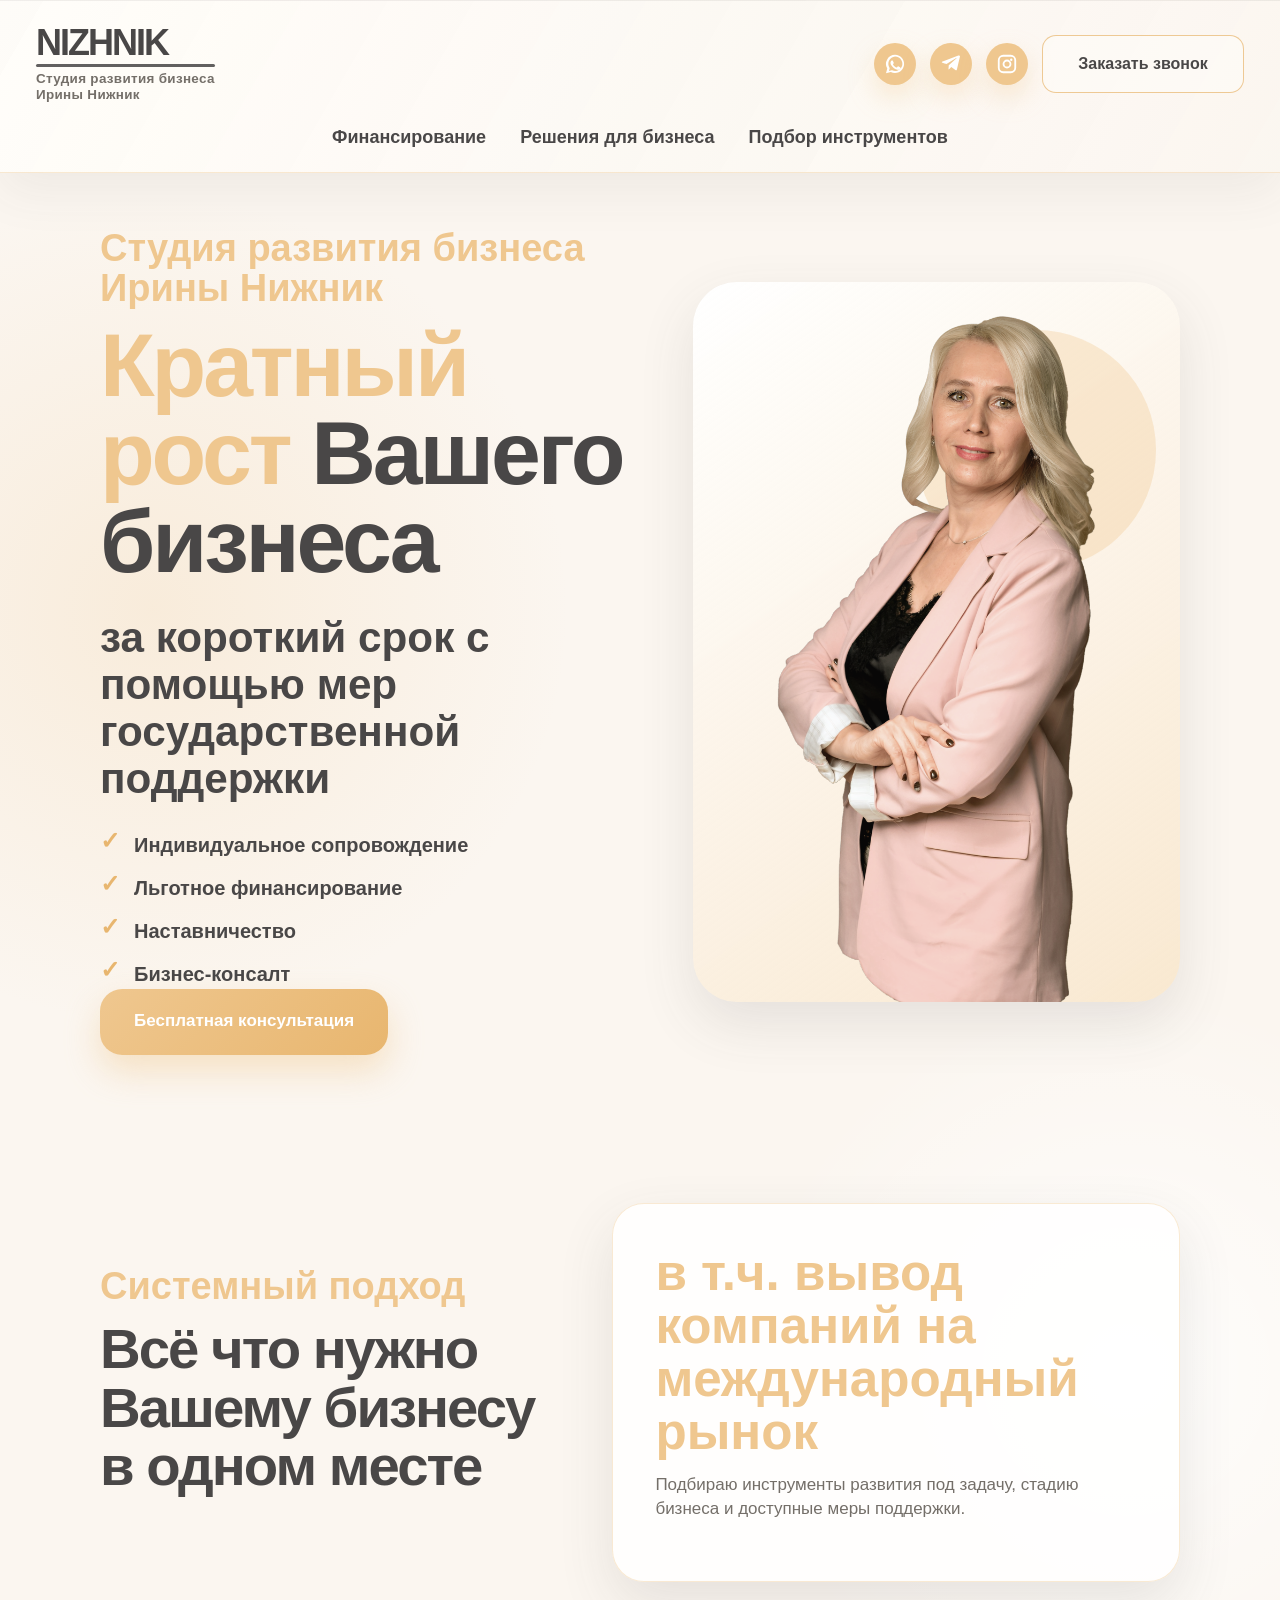
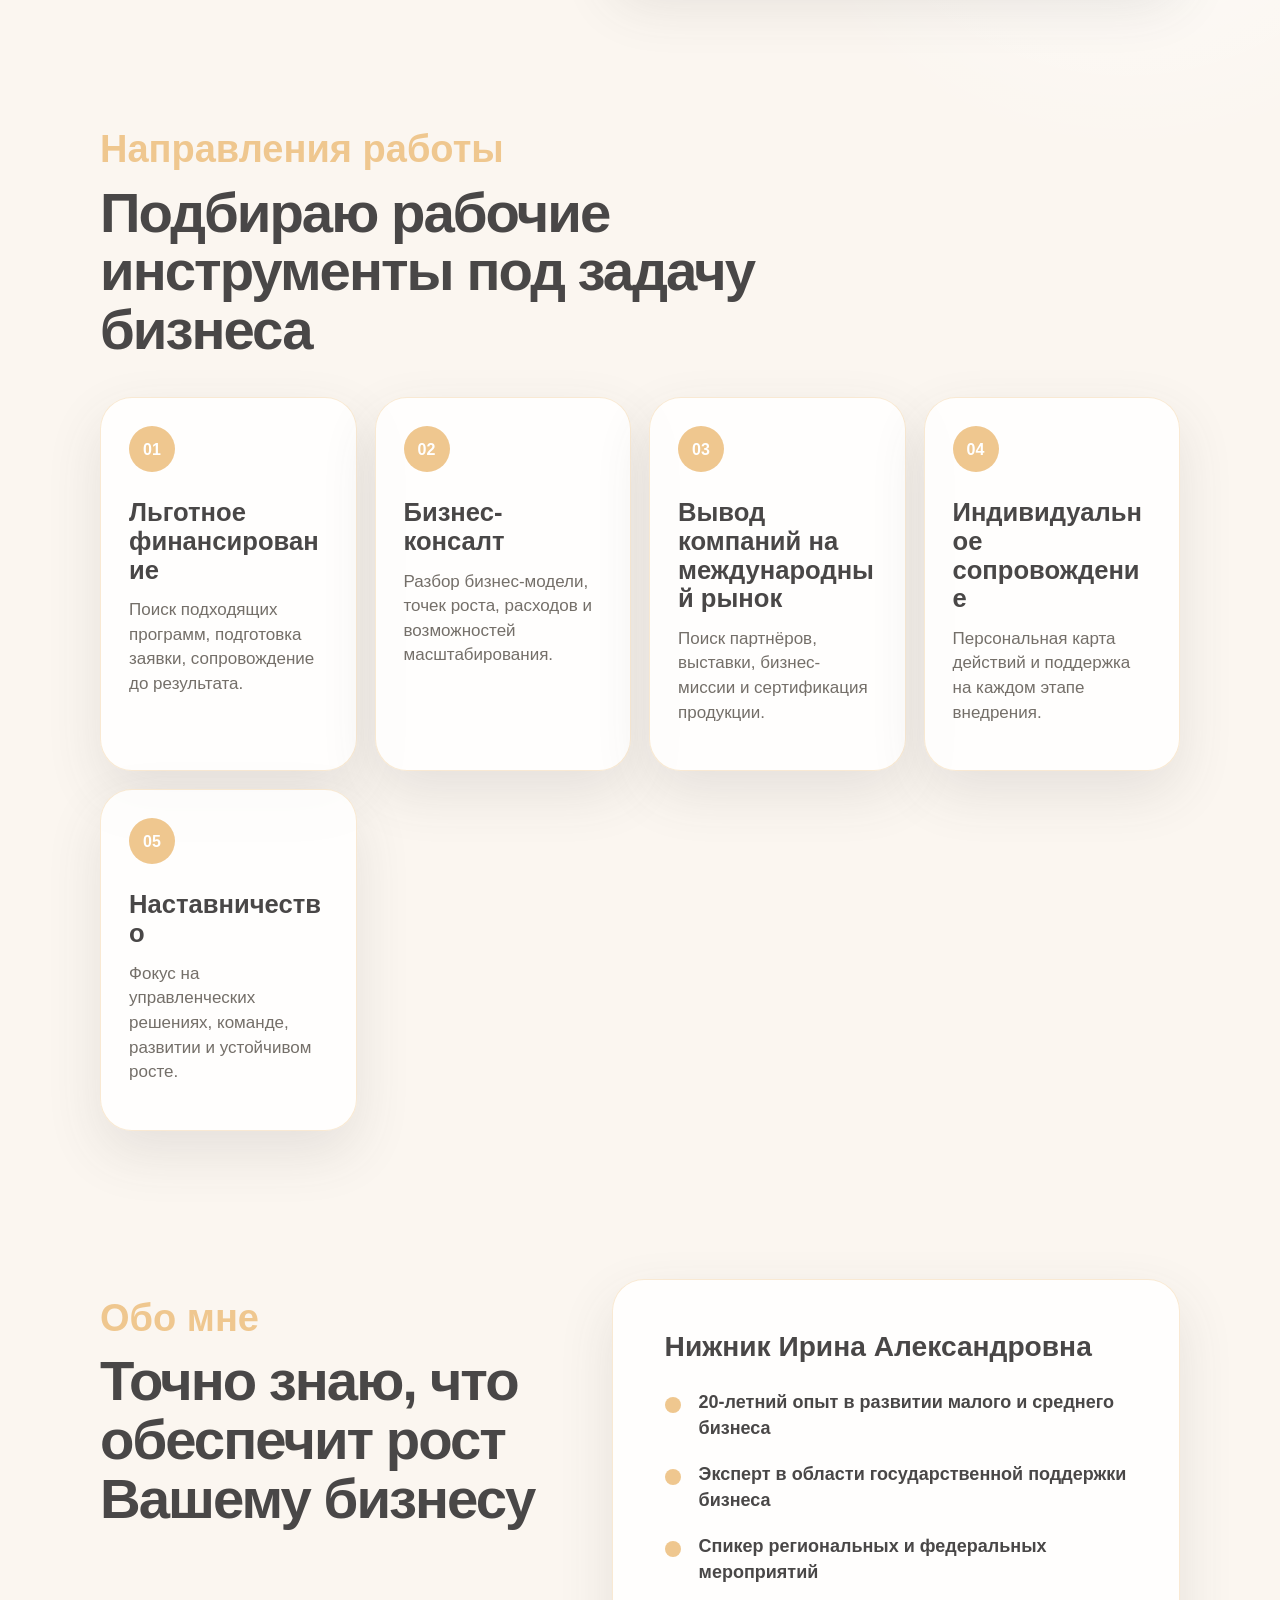
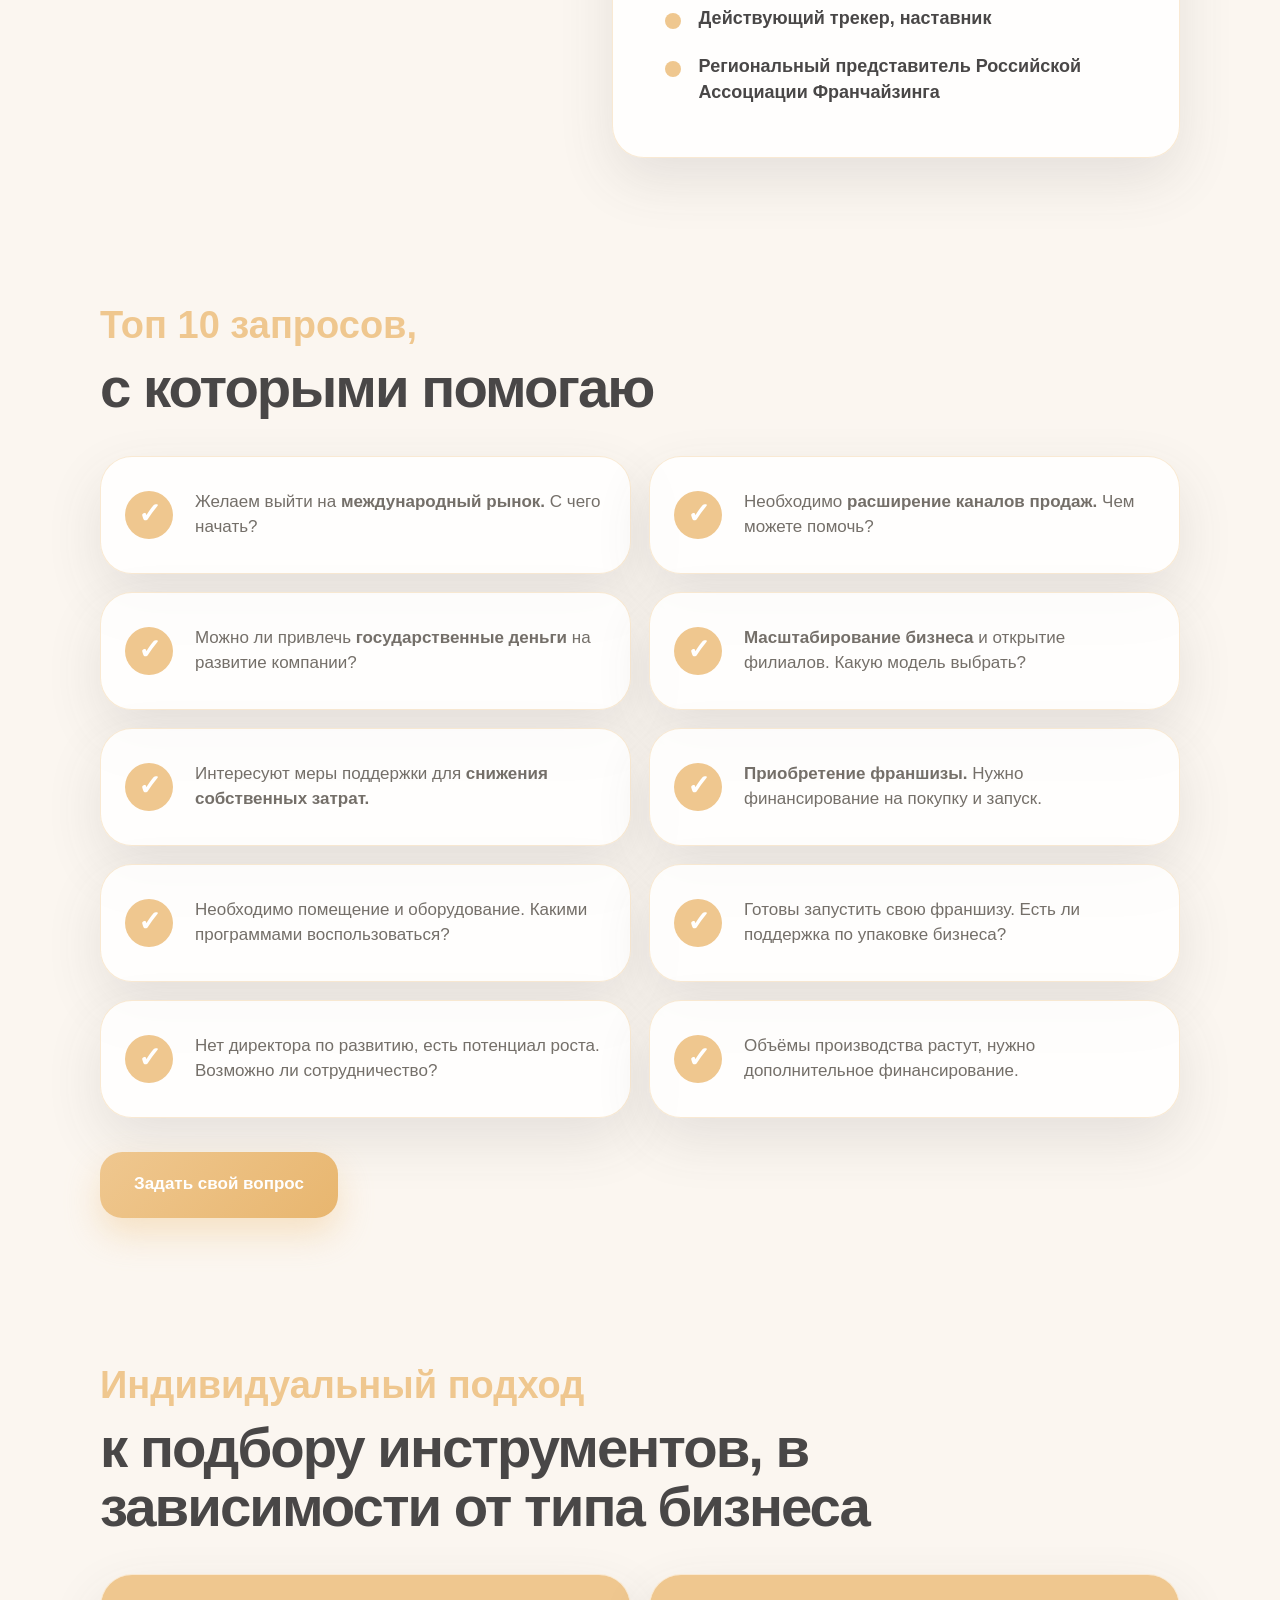
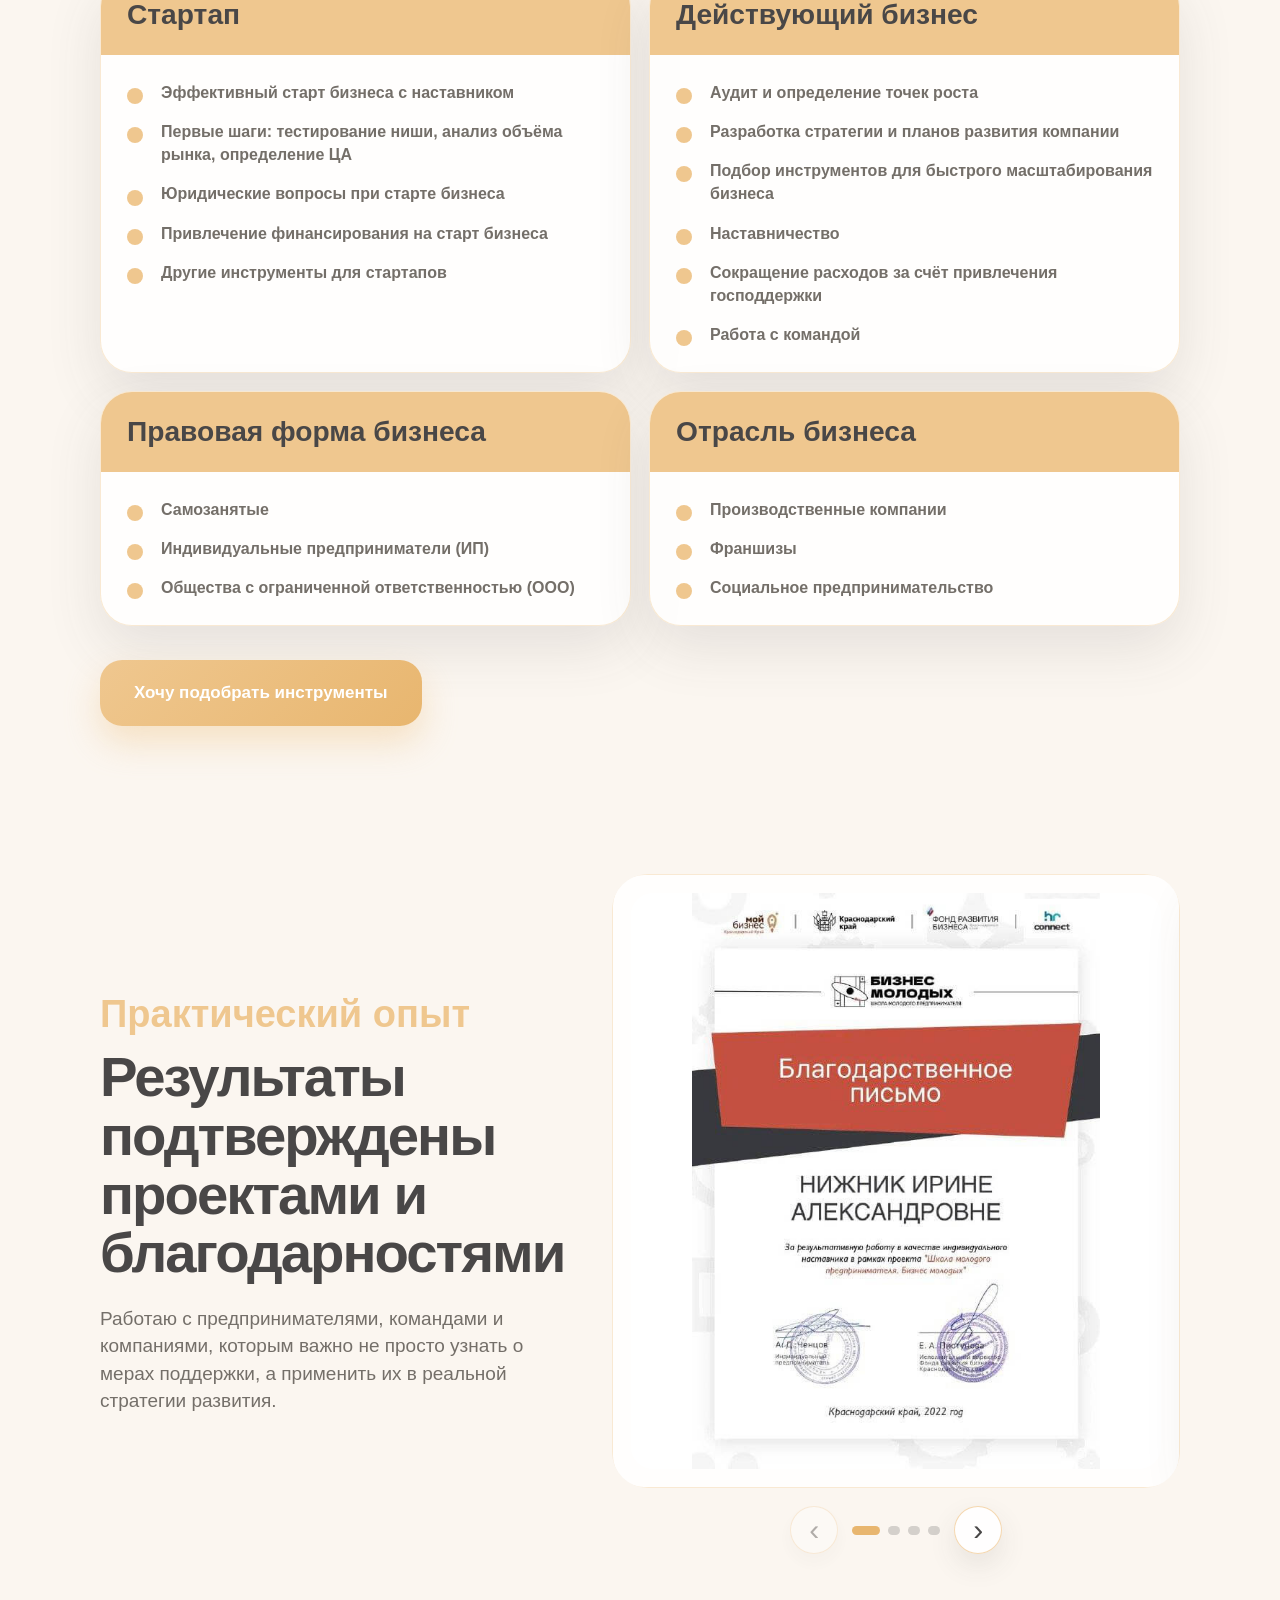
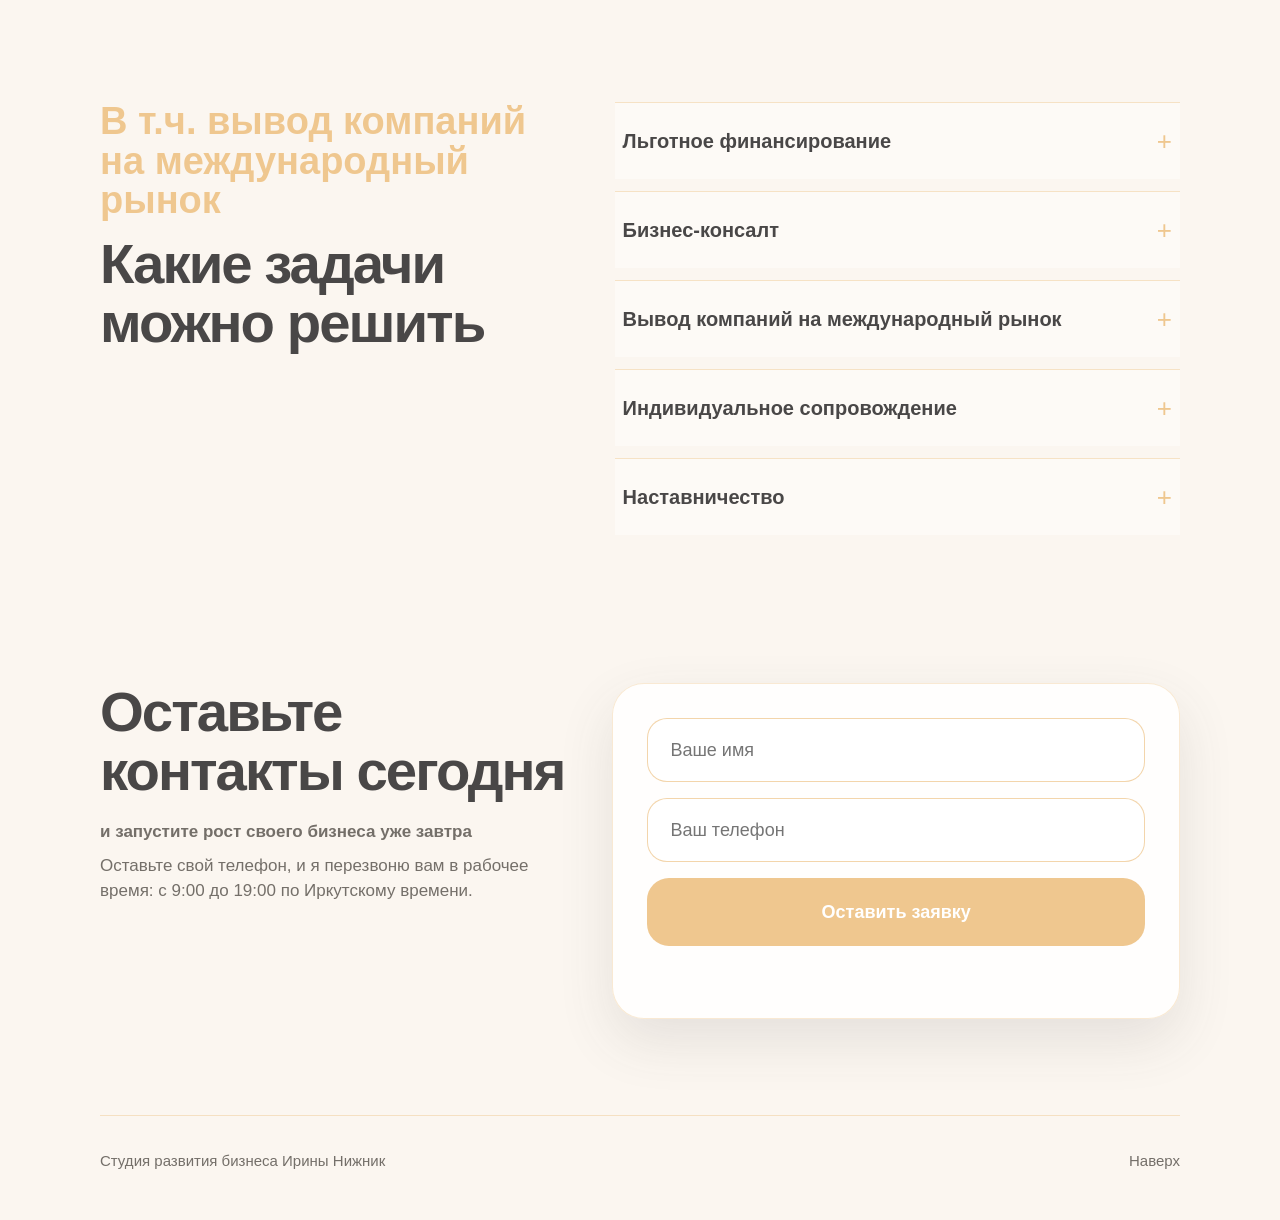
<file: index.html>
<!doctype html>
<html lang="ru">
<head>
  <meta charset="utf-8">
  <meta name="viewport" content="width=device-width, initial-scale=1">
  <title>Студия развития бизнеса Ирины Нижник</title>
  <meta name="description" content="Инструменты развития бизнеса: финансирование, господдержка, стратегия, сопровождение, наставничество и выход на международный рынок.">
  <meta property="og:type" content="website">
  <meta property="og:url" content="https://ganra3ev.github.io/nizhnikbuisstudio/">
  <meta property="og:title" content="Студия развития бизнеса Ирины Нижник">
  <meta property="og:description" content="Кратный рост Вашего бизнеса с помощью мер государственной поддержки и инструментов развития.">
  <meta property="og:image" content="https://ganra3ev.github.io/nizhnikbuisstudio/assets/og-preview.png?v=20260615">
  <meta property="og:image:width" content="1200">
  <meta property="og:image:height" content="630">
  <meta name="twitter:card" content="summary_large_image">
  <meta name="twitter:title" content="Студия развития бизнеса Ирины Нижник">
  <meta name="twitter:description" content="Кратный рост Вашего бизнеса с помощью мер государственной поддержки и инструментов развития.">
  <meta name="twitter:image" content="https://ganra3ev.github.io/nizhnikbuisstudio/assets/og-preview.png?v=20260615">
  <link rel="stylesheet" href="styles.css?v=20260615-header-icons">
</head>
<body>
  <header class="site-header">
    <a class="brand" href="#top" aria-label="На главную">
      <span class="brand__name">NIZHNIK</span>
      <span class="brand__line"></span>
      <span class="brand__caption">Студия развития бизнеса</span>
      <span class="brand__caption">Ирины Нижник</span>
    </a>
    <nav class="nav" aria-label="Основная навигация">
      <a href="#services">Финансирование</a>
      <a href="#requests">Решения для бизнеса</a>
      <a href="#tools">Подбор инструментов</a>
    </nav>
    <div class="header-actions" aria-label="Быстрая связь">
      <a class="social-link" href="https://api.whatsapp.com/send/?phone=79025691936&text&type=phone_number&app_absent=0" target="_blank" rel="noopener noreferrer" aria-label="WhatsApp">
        <svg viewBox="0 0 24 24" aria-hidden="true">
          <path d="M12.04 2a9.86 9.86 0 0 0-8.5 14.86L2.2 22l5.29-1.31A9.89 9.89 0 1 0 12.04 2Zm0 1.9a7.96 7.96 0 0 1 6.83 12.05 7.93 7.93 0 0 1-9.96 3l-.36-.17-3.14.78.8-3.06-.2-.37A7.96 7.96 0 0 1 12.04 3.9Zm-3.3 4.32c-.18 0-.47.07-.72.34-.25.27-.94.92-.94 2.23 0 1.32.96 2.59 1.1 2.77.13.18 1.86 2.98 4.57 4.05 2.26.9 2.72.72 3.21.67.49-.05 1.58-.65 1.8-1.27.23-.62.23-1.15.16-1.27-.07-.11-.25-.18-.52-.32-.27-.13-1.58-.78-1.82-.87-.25-.09-.43-.13-.61.14-.18.27-.7.87-.86 1.05-.16.18-.32.2-.59.07-.27-.14-1.14-.42-2.18-1.34-.8-.72-1.34-1.6-1.5-1.87-.16-.27-.02-.42.12-.55.12-.12.27-.32.41-.48.13-.16.18-.27.27-.45.09-.18.04-.34-.02-.48-.07-.13-.61-1.47-.84-2.01-.22-.52-.44-.45-.61-.46h-.52Z"/>
        </svg>
      </a>
      <a class="social-link" href="https://t.me/BuzinessIrinaNizhnik" target="_blank" rel="noopener noreferrer" aria-label="Telegram">
        <svg viewBox="0 0 24 24" aria-hidden="true">
          <path d="M21.72 4.12c.28-1.18-.87-1.72-1.7-1.38L2.86 9.36c-1.17.46-1.15 1.1-.2 1.39l4.4 1.37 10.2-6.43c.48-.29.92-.13.56.19l-8.27 7.47-.31 4.57c.45 0 .65-.21.9-.46l2.16-2.1 4.49 3.32c.83.46 1.43.22 1.64-.77l3.29-13.79Z"/>
        </svg>
      </a>
      <a class="social-link" href="https://www.instagram.com/nizhnikia" target="_blank" rel="noopener noreferrer" aria-label="Instagram">
        <svg viewBox="0 0 24 24" aria-hidden="true">
          <path d="M7.8 2h8.4A5.8 5.8 0 0 1 22 7.8v8.4a5.8 5.8 0 0 1-5.8 5.8H7.8A5.8 5.8 0 0 1 2 16.2V7.8A5.8 5.8 0 0 1 7.8 2Zm0 2A3.8 3.8 0 0 0 4 7.8v8.4A3.8 3.8 0 0 0 7.8 20h8.4a3.8 3.8 0 0 0 3.8-3.8V7.8A3.8 3.8 0 0 0 16.2 4H7.8Zm8.83 2.05a1.32 1.32 0 1 1 0 2.64 1.32 1.32 0 0 1 0-2.64ZM12 7.2a4.8 4.8 0 1 1 0 9.6 4.8 4.8 0 0 1 0-9.6Zm0 2a2.8 2.8 0 1 0 0 5.6 2.8 2.8 0 0 0 0-5.6Z"/>
        </svg>
      </a>
      <a class="header-cta" href="#contact">Заказать звонок</a>
    </div>
  </header>

  <main id="top">
    <section class="hero section">
      <div class="hero__content">
        <p class="eyebrow">Студия развития бизнеса Ирины Нижник</p>
        <h1><span>Кратный рост</span> Вашего бизнеса</h1>
        <p class="hero__lead">за короткий срок с помощью мер государственной поддержки</p>
        <ul class="check-list hero__list">
          <li>Индивидуальное сопровождение</li>
          <li>Льготное финансирование</li>
          <li>Наставничество</li>
          <li>Бизнес-консалт</li>
        </ul>
        <a class="button" href="#contact">Бесплатная консультация</a>
      </div>
      <div class="hero__visual" aria-label="Ирина Нижник">
        <div class="portrait-card">
          <img src="assets/irina-nizhnik.png?v=20260615" alt="Ирина Нижник">
        </div>
      </div>
    </section>

    <section id="steps" class="section intro-grid">
      <div>
        <p class="eyebrow">Системный подход</p>
        <h2>Всё что нужно Вашему бизнесу в одном месте</h2>
      </div>
      <div class="statement-card">
        <strong>в т.ч. вывод компаний на международный рынок</strong>
        <p>Подбираю инструменты развития под задачу, стадию бизнеса и доступные меры поддержки.</p>
      </div>
    </section>

    <section id="services" class="section">
      <div class="section-heading">
        <p class="eyebrow">Направления работы</p>
        <h2>Подбираю рабочие инструменты под задачу бизнеса</h2>
      </div>
      <div class="cards cards--five">
        <article class="service-card">
          <span>01</span>
          <h3>Льготное финансирование</h3>
          <p>Поиск подходящих программ, подготовка заявки, сопровождение до результата.</p>
        </article>
        <article class="service-card">
          <span>02</span>
          <h3>Бизнес-консалт</h3>
          <p>Разбор бизнес-модели, точек роста, расходов и возможностей масштабирования.</p>
        </article>
        <article class="service-card">
          <span>03</span>
          <h3>Вывод компаний на международный рынок</h3>
          <p>Поиск партнёров, выставки, бизнес-миссии и сертификация продукции.</p>
        </article>
        <article class="service-card">
          <span>04</span>
          <h3>Индивидуальное сопровождение</h3>
          <p>Персональная карта действий и поддержка на каждом этапе внедрения.</p>
        </article>
        <article class="service-card">
          <span>05</span>
          <h3>Наставничество</h3>
          <p>Фокус на управленческих решениях, команде, развитии и устойчивом росте.</p>
        </article>
      </div>
    </section>

    <section id="about" class="section about">
      <div class="about__headline">
        <p class="eyebrow">Обо мне</p>
        <h2>Точно знаю, что обеспечит рост Вашему бизнесу</h2>
      </div>
      <article class="about-card">
        <h3>Нижник Ирина Александровна</h3>
        <ul class="dot-list">
          <li>20-летний опыт в развитии малого и среднего бизнеса</li>
          <li>Эксперт в области государственной поддержки бизнеса</li>
          <li>Спикер региональных и федеральных мероприятий</li>
          <li>Действующий трекер, наставник</li>
          <li>Региональный представитель Российской Ассоциации Франчайзинга</li>
        </ul>
      </article>
    </section>

    <section id="requests" class="section requests">
      <div class="section-heading">
        <p class="eyebrow">Топ 10 запросов,</p>
        <h2>с которыми помогаю</h2>
      </div>
      <div class="request-grid">
        <article><span></span><p>Желаем выйти на <b>международный рынок.</b> С чего начать?</p></article>
        <article><span></span><p>Необходимо <b>расширение каналов продаж.</b> Чем можете помочь?</p></article>
        <article><span></span><p>Можно ли привлечь <b>государственные деньги</b> на развитие компании?</p></article>
        <article><span></span><p><b>Масштабирование бизнеса</b> и открытие филиалов. Какую модель выбрать?</p></article>
        <article><span></span><p>Интересуют меры поддержки для <b>снижения собственных затрат.</b></p></article>
        <article><span></span><p><b>Приобретение франшизы.</b> Нужно финансирование на покупку и запуск.</p></article>
        <article><span></span><p>Необходимо помещение и оборудование. Какими программами воспользоваться?</p></article>
        <article><span></span><p>Готовы запустить свою франшизу. Есть ли поддержка по упаковке бизнеса?</p></article>
        <article><span></span><p>Нет директора по развитию, есть потенциал роста. Возможно ли сотрудничество?</p></article>
        <article><span></span><p>Объёмы производства растут, нужно дополнительное финансирование.</p></article>
      </div>
      <a class="button button--center" href="#contact">Задать свой вопрос</a>
    </section>

    <section id="tools" class="section tools">
      <div class="section-heading">
        <p class="eyebrow">Индивидуальный подход</p>
        <h2>к подбору инструментов, в зависимости от типа бизнеса</h2>
      </div>
      <div class="tool-grid">
        <article class="tool-card">
          <h3>Стартап</h3>
          <ul>
            <li>Эффективный старт бизнеса с наставником</li>
            <li>Первые шаги: тестирование ниши, анализ объёма рынка, определение ЦА</li>
            <li>Юридические вопросы при старте бизнеса</li>
            <li>Привлечение финансирования на старт бизнеса</li>
            <li>Другие инструменты для стартапов</li>
          </ul>
        </article>
        <article class="tool-card">
          <h3>Действующий бизнес</h3>
          <ul>
            <li>Аудит и определение точек роста</li>
            <li>Разработка стратегии и планов развития компании</li>
            <li>Подбор инструментов для быстрого масштабирования бизнеса</li>
            <li>Наставничество</li>
            <li>Сокращение расходов за счёт привлечения господдержки</li>
            <li>Работа с командой</li>
          </ul>
        </article>
        <article class="tool-card">
          <h3>Правовая форма бизнеса</h3>
          <ul>
            <li>Самозанятые</li>
            <li>Индивидуальные предприниматели (ИП)</li>
            <li>Общества с ограниченной ответственностью (ООО)</li>
          </ul>
        </article>
        <article class="tool-card">
          <h3>Отрасль бизнеса</h3>
          <ul>
            <li>Производственные компании</li>
            <li>Франшизы</li>
            <li>Социальное предпринимательство</li>
          </ul>
        </article>
      </div>
      <a class="button button--center" href="#contact">Хочу подобрать инструменты</a>
    </section>

    <section class="section proof">
      <div class="proof__text">
        <p class="eyebrow">Практический опыт</p>
        <h2>Результаты подтверждены проектами и благодарностями</h2>
        <p>Работаю с предпринимателями, командами и компаниями, которым важно не просто узнать о мерах поддержки, а применить их в реальной стратегии развития.</p>
      </div>
      <div class="letters-carousel" data-carousel aria-label="Грамоты и благодарственные письма">
        <div class="letters-carousel__viewport" data-carousel-viewport tabindex="0">
          <figure class="letter-card">
            <img src="assets/static.tildacdn.pub/tild6531-6437-4562-b165-616635333764/photo_2023-10-05_15-.jpg" alt="Благодарственное письмо Нижник Ирине Александровне">
          </figure>
          <figure class="letter-card">
            <img src="assets/static.tildacdn.pub/tild3939-6136-4763-b534-643039363732/2023-10-09_005__.jpg" alt="Благодарственное письмо Ирине Александровне">
          </figure>
          <figure class="letter-card">
            <img src="assets/static.tildacdn.pub/tild3334-6163-4432-b265-366235663862/2023-10-09_004__.jpg" alt="Почетная грамота Нижник Ирине Александровне">
          </figure>
          <figure class="letter-card">
            <img src="assets/static.tildacdn.pub/tild6635-3137-4434-b864-653037653365/2023-10-09_006__.jpg" alt="Диплом Ирины Нижник">
          </figure>
        </div>
        <div class="letters-carousel__controls">
          <button class="carousel-button" type="button" data-carousel-prev aria-label="Предыдущая грамота">‹</button>
          <div class="carousel-dots" data-carousel-dots aria-label="Выбор грамоты"></div>
          <button class="carousel-button" type="button" data-carousel-next aria-label="Следующая грамота">›</button>
        </div>
      </div>
    </section>

    <section class="section faq">
      <div class="section-heading">
        <p class="eyebrow">В т.ч. вывод компаний на международный рынок</p>
        <h2>Какие задачи можно решить</h2>
      </div>
      <div class="accordion">
        <details>
          <summary>Льготное финансирование</summary>
          <p>Подбор программ, подготовка документов, сопровождение заявки и коммуникации с институтами поддержки.</p>
        </details>
        <details>
          <summary>Бизнес-консалт</summary>
          <p>Диагностика бизнеса, поиск точек роста, корректировка стратегии и финансовой модели.</p>
        </details>
        <details>
          <summary>Вывод компаний на международный рынок</summary>
          <p>Поиск партнёров, участие в выставках и бизнес-миссиях, сертификация продукции по международным стандартам.</p>
        </details>
        <details>
          <summary>Индивидуальное сопровождение</summary>
          <p>Персональная карта развития и регулярная поддержка внедрения выбранных инструментов.</p>
        </details>
        <details>
          <summary>Наставничество</summary>
          <p>Работа с управленческими решениями, фокусом руководителя, командой и ростом бизнеса.</p>
        </details>
      </div>
    </section>

    <section id="contact" class="section contact">
      <div class="contact__text">
        <h2>Оставьте контакты сегодня</h2>
        <p class="eyebrow">и запустите рост своего бизнеса уже завтра</p>
        <p>Оставьте свой телефон, и я перезвоню вам в рабочее время: с 9:00 до 19:00 по Иркутскому времени.</p>
      </div>
      <form class="contact-form">
        <input name="name" type="text" autocomplete="name" placeholder="Ваше имя">
        <input name="phone" type="tel" autocomplete="tel" placeholder="Ваш телефон" required>
        <button type="submit">Оставить заявку</button>
        <p class="form-note" aria-live="polite"></p>
      </form>
    </section>
  </main>

  <footer class="site-footer">
    <span>Студия развития бизнеса Ирины Нижник</span>
    <a href="#top">Наверх</a>
  </footer>

  <script src="app.js?v=20260615-carousel"></script>
</body>
</html>
</file>
<file: styles.css>
:root {
  --bg: #fbf6f0;
  --paper: #fffdf9;
  --paper-strong: #ffffff;
  --ink: #494747;
  --muted: #746f69;
  --accent: #efc78f;
  --accent-strong: #e8b66f;
  --line: rgba(239, 199, 143, 0.48);
  --shadow: 0 22px 55px rgba(73, 71, 71, 0.12);
  --radius: 32px;
  --max: 1180px;
}

* {
  box-sizing: border-box;
}

html {
  scroll-behavior: smooth;
}

body {
  margin: 0;
  background:
    radial-gradient(circle at 12% 8%, rgba(239, 199, 143, 0.22), transparent 26rem),
    radial-gradient(circle at 88% 18%, rgba(255, 255, 255, 0.8), transparent 24rem),
    var(--bg);
  color: var(--ink);
  font-family: "Segoe UI", "Trebuchet MS", Arial, sans-serif;
  line-height: 1.45;
}

a {
  color: inherit;
  text-decoration: none;
}

img {
  display: block;
  max-width: 100%;
}

.site-header {
  position: sticky;
  top: 0;
  z-index: 20;
  display: grid;
  grid-template-columns: max-content minmax(0, 1fr) max-content;
  align-items: center;
  gap: clamp(22px, 3vw, 56px);
  width: 100%;
  max-width: none;
  margin: 0;
  padding: 30px clamp(28px, 3.5vw, 88px) 26px;
  backdrop-filter: blur(22px);
  background:
    linear-gradient(120deg, rgba(255, 253, 249, 0.94), rgba(251, 246, 240, 0.88)),
    rgba(251, 246, 240, 0.9);
  border-top: 1px solid rgba(73, 71, 71, 0.08);
  border-bottom: 1px solid rgba(239, 199, 143, 0.38);
  box-shadow: 0 18px 48px rgba(73, 71, 71, 0.07);
}

.brand {
  display: grid;
  justify-items: start;
  gap: 1px;
  min-width: 0;
  width: max-content;
  max-width: 220px;
  font-weight: 850;
  letter-spacing: 0.02em;
}

.brand__name {
  font-size: clamp(36px, 2.8vw, 50px);
  line-height: 1;
  letter-spacing: -0.055em;
}

.brand__line {
  width: 100%;
  height: 3px;
  margin: 2px 0 4px;
  border-radius: 999px;
  background: var(--ink);
  opacity: 0.86;
}

.brand__caption {
  color: var(--muted);
  font-size: clamp(13px, 1.05vw, 17px);
  font-weight: 700;
  line-height: 1.08;
}

.nav {
  display: flex;
  align-items: center;
  justify-content: center;
  gap: clamp(24px, 3vw, 56px);
  color: var(--ink);
  font-size: clamp(17px, 1.12vw, 22px);
  font-weight: 600;
}

.nav a {
  white-space: nowrap;
}

.nav a:hover {
  color: var(--ink);
}

.header-actions {
  display: flex;
  align-items: center;
  justify-content: flex-end;
  gap: 14px;
}

.social-link {
  display: grid;
  place-items: center;
  width: 42px;
  height: 42px;
  border-radius: 50%;
  background: var(--accent);
  color: #fff;
  box-shadow: 0 12px 26px rgba(239, 199, 143, 0.36);
  transition: transform 200ms ease, box-shadow 200ms ease, background 200ms ease;
}

.social-link svg {
  width: 22px;
  height: 22px;
  fill: currentColor;
}

.social-link:hover {
  transform: translateY(-2px);
  background: var(--accent-strong);
  box-shadow: 0 18px 34px rgba(239, 199, 143, 0.48);
}

.header-cta {
  display: inline-flex;
  align-items: center;
  justify-content: center;
  min-width: 202px;
  min-height: 58px;
  padding: 0 28px;
  border: 1px solid rgba(232, 182, 111, 0.72);
  border-radius: 14px;
  color: var(--ink);
  font-size: clamp(16px, 1.15vw, 20px);
  font-weight: 650;
  background: rgba(255, 253, 249, 0.52);
  transition: transform 200ms ease, background 200ms ease, box-shadow 200ms ease;
}

.header-cta:hover {
  transform: translateY(-2px);
  background: rgba(239, 199, 143, 0.18);
  box-shadow: 0 16px 30px rgba(73, 71, 71, 0.08);
}

.site-header,
.hero__content,
.portrait-card {
  animation: rise-in 760ms cubic-bezier(0.2, 0.72, 0.2, 1) both;
}

.portrait-card {
  animation-delay: 120ms;
}

.section {
  width: min(var(--max), calc(100% - 48px));
  margin: 0 auto;
  padding: 74px 0;
}

.eyebrow {
  margin: 0 0 14px;
  color: var(--accent);
  font-size: clamp(24px, 3vw, 38px);
  font-weight: 850;
  line-height: 1.04;
}

h1,
h2,
h3,
p {
  margin-top: 0;
}

h1,
h2 {
  letter-spacing: -0.035em;
}

h1 {
  margin-bottom: 28px;
  font-size: clamp(58px, 7vw, 92px);
  line-height: 0.98;
  font-weight: 900;
}

h1 span {
  color: var(--accent);
}

h2 {
  margin-bottom: 22px;
  font-size: clamp(38px, 4.4vw, 64px);
  line-height: 1.04;
  font-weight: 900;
}

h3 {
  margin-bottom: 14px;
  font-size: clamp(22px, 2.2vw, 30px);
  line-height: 1.12;
}

.hero {
  display: grid;
  grid-template-columns: minmax(0, 1.05fr) minmax(360px, 0.95fr);
  align-items: center;
  gap: 54px;
  padding-top: 56px;
  padding-bottom: 74px;
}

.hero__lead {
  max-width: 640px;
  margin-bottom: 28px;
  font-size: clamp(28px, 3.3vw, 48px);
  line-height: 1.12;
  font-weight: 850;
}

.hero__list {
  margin-bottom: 34px;
}

.portrait-card {
  position: relative;
  min-height: 0;
  height: clamp(560px, 62vw, 720px);
  overflow: hidden;
  border-radius: 44px;
  background:
    linear-gradient(145deg, rgba(255, 255, 255, 0.96), rgba(239, 199, 143, 0.38)),
    var(--paper);
  box-shadow: var(--shadow);
  display: flex;
  align-items: flex-end;
  justify-content: center;
  padding: 34px 26px 0;
}

.portrait-card::before {
  content: "";
  position: absolute;
  inset: 48px 24px auto auto;
  width: 240px;
  height: 240px;
  border-radius: 50%;
  background: rgba(239, 199, 143, 0.34);
}

.portrait-card img {
  position: relative;
  z-index: 1;
  height: 100%;
  max-width: 100%;
  width: auto;
  object-fit: contain;
  object-position: bottom center;
}

.button {
  display: inline-flex;
  align-items: center;
  justify-content: center;
  min-height: 66px;
  padding: 0 34px;
  border: 0;
  border-radius: 22px;
  background: linear-gradient(135deg, var(--accent), var(--accent-strong));
  color: #fff;
  font-size: 17px;
  font-weight: 800;
  box-shadow: 0 16px 34px rgba(239, 199, 143, 0.45);
  cursor: pointer;
  transition: transform 220ms ease, box-shadow 220ms ease, filter 220ms ease;
}

.button:hover,
.contact-form button:hover {
  transform: translateY(-3px);
  box-shadow: 0 22px 44px rgba(239, 199, 143, 0.54);
  filter: saturate(1.06);
}

.button--center {
  margin: 34px auto 0;
}

.check-list,
.dot-list,
.tool-card ul {
  list-style: none;
  margin: 0;
  padding: 0;
}

.check-list {
  display: grid;
  gap: 14px;
  font-size: 20px;
  font-weight: 700;
}

.check-list li,
.dot-list li,
.tool-card li {
  position: relative;
  padding-left: 34px;
}

.check-list li::before {
  content: "✓";
  position: absolute;
  left: 0;
  top: -2px;
  color: var(--accent-strong);
  font-size: 24px;
  line-height: 1;
}

.intro-grid,
.about,
.proof,
.contact {
  display: grid;
  grid-template-columns: minmax(0, 0.9fr) minmax(380px, 1.1fr);
  align-items: center;
  gap: 48px;
}

.statement-card,
.about-card,
.service-card,
.tool-card,
.letter-card,
.contact-form,
.request-grid article {
  border: 1px solid rgba(239, 199, 143, 0.38);
  border-radius: var(--radius);
  background: rgba(255, 255, 255, 0.82);
  box-shadow: var(--shadow);
}

.statement-card,
.about-card,
.service-card,
.tool-card,
.contact-form,
.request-grid article {
  transition: transform 260ms ease, box-shadow 260ms ease, border-color 260ms ease;
}

.statement-card:hover,
.about-card:hover,
.service-card:hover,
.tool-card:hover,
.contact-form:hover,
.request-grid article:hover {
  transform: translateY(-5px);
  border-color: rgba(232, 182, 111, 0.62);
  box-shadow: 0 28px 64px rgba(73, 71, 71, 0.16);
}

.statement-card {
  padding: 42px;
  font-size: 22px;
}

.statement-card strong {
  display: block;
  margin-bottom: 14px;
  color: var(--accent);
  font-size: clamp(30px, 4vw, 54px);
  line-height: 1.04;
}

.section-heading {
  max-width: 760px;
  margin-bottom: 38px;
}

.cards {
  display: grid;
  gap: 18px;
}

.cards--five {
  grid-template-columns: repeat(auto-fit, minmax(245px, 1fr));
}

.service-card {
  min-height: 0;
  padding: 28px;
  overflow: hidden;
}

.service-card h3 {
  font-size: clamp(23px, 2vw, 30px);
  overflow-wrap: anywhere;
  hyphens: auto;
}

.service-card span {
  display: inline-grid;
  place-items: center;
  width: 46px;
  height: 46px;
  margin-bottom: 26px;
  border-radius: 50%;
  background: var(--accent);
  color: #fff;
  font-weight: 900;
}

.service-card p,
.tool-card li,
.request-grid p,
.accordion p,
.contact p,
.statement-card p {
  color: var(--muted);
  font-size: 17px;
  overflow-wrap: break-word;
}

.about__headline {
  align-self: start;
  padding-top: 20px;
}

.about-card {
  padding: clamp(34px, 4vw, 54px);
}

.about-card h3 {
  margin-bottom: 26px;
}

.dot-list {
  display: grid;
  gap: 20px;
}

.dot-list li {
  min-height: 28px;
  font-size: 18px;
  font-weight: 650;
}

.dot-list li::before,
.tool-card li::before {
  content: "";
  position: absolute;
  left: 0;
  top: 0.45em;
  width: 16px;
  height: 16px;
  border-radius: 50%;
  background: var(--accent);
}

.request-grid {
  display: grid;
  grid-template-columns: repeat(2, minmax(0, 1fr));
  gap: 18px;
}

.request-grid article {
  display: grid;
  grid-template-columns: 48px 1fr;
  gap: 22px;
  align-items: center;
  min-height: 118px;
  padding: 24px;
}

.request-grid span {
  width: 48px;
  height: 48px;
  border-radius: 50%;
  background: var(--accent);
  position: relative;
}

.request-grid span::after {
  content: "✓";
  position: absolute;
  inset: 0;
  display: grid;
  place-items: center;
  color: #fff;
  font-size: 28px;
  font-weight: 900;
}

.request-grid p {
  margin: 0;
}

.tools .section-heading {
  max-width: 820px;
}

.tool-grid {
  display: grid;
  grid-template-columns: repeat(4, minmax(0, 1fr));
  gap: 18px;
}

.tool-card {
  overflow: hidden;
}

.tool-card h3 {
  margin: 0;
  padding: 24px 26px;
  background: var(--accent);
}

.tool-card ul {
  display: grid;
  gap: 16px;
  padding: 26px;
}

.tool-card li {
  color: var(--muted);
  font-size: 16px;
  font-weight: 650;
}

.proof__text p:last-child {
  max-width: 560px;
  color: var(--muted);
  font-size: 19px;
}

.letters-carousel {
  position: relative;
  min-width: 0;
}

.letters-carousel__viewport {
  display: flex;
  gap: 18px;
  overflow-x: auto;
  overscroll-behavior-x: contain;
  scroll-behavior: smooth;
  scroll-snap-type: x mandatory;
  scrollbar-width: none;
  border-radius: calc(var(--radius) + 4px);
}

.letters-carousel__viewport::-webkit-scrollbar {
  display: none;
}

.letter-card {
  flex: 0 0 100%;
  min-width: 100%;
  margin: 0;
  overflow: hidden;
  padding: 18px;
  scroll-snap-align: center;
  scroll-snap-stop: always;
}

.letter-card img {
  height: min(620px, 64vh);
  width: 100%;
  object-fit: contain;
  border-radius: 22px;
  background: #fff;
}

.letters-carousel__controls {
  display: flex;
  align-items: center;
  justify-content: center;
  gap: 14px;
  margin-top: 18px;
}

.carousel-button {
  display: grid;
  place-items: center;
  width: 48px;
  height: 48px;
  border: 1px solid rgba(239, 199, 143, 0.7);
  border-radius: 50%;
  background: rgba(255, 255, 255, 0.88);
  color: var(--ink);
  font-size: 30px;
  line-height: 1;
  box-shadow: 0 12px 28px rgba(73, 71, 71, 0.1);
  cursor: pointer;
  transition: transform 200ms ease, background 200ms ease, box-shadow 200ms ease;
}

.carousel-button:hover {
  transform: translateY(-2px);
  background: var(--accent);
  color: #fff;
  box-shadow: 0 18px 34px rgba(239, 199, 143, 0.45);
}

.carousel-button:disabled {
  opacity: 0.42;
  cursor: default;
  transform: none;
  box-shadow: 0 8px 18px rgba(73, 71, 71, 0.08);
}

.carousel-dots {
  display: flex;
  align-items: center;
  gap: 8px;
}

.carousel-dot {
  width: 9px;
  height: 9px;
  border: 0;
  border-radius: 999px;
  background: rgba(73, 71, 71, 0.22);
  cursor: pointer;
  transition: width 220ms ease, background 220ms ease;
}

.carousel-dot.is-active {
  width: 28px;
  background: var(--accent-strong);
}

.faq {
  display: grid;
  grid-template-columns: minmax(300px, 0.9fr) minmax(480px, 1.1fr);
  gap: 52px;
}

.accordion {
  display: grid;
  gap: 12px;
}

.accordion details {
  border-top: 1px solid var(--line);
  background: rgba(255, 255, 255, 0.36);
}

.accordion summary {
  display: flex;
  align-items: center;
  justify-content: space-between;
  min-height: 76px;
  padding: 0 8px;
  color: var(--ink);
  font-size: 20px;
  font-weight: 850;
  cursor: pointer;
}

.accordion summary::after {
  content: "+";
  color: var(--accent);
  font-size: 26px;
  font-weight: 400;
}

.accordion details[open] summary::after {
  content: "−";
}

.accordion p {
  margin: -4px 8px 24px;
  max-width: 680px;
}

.contact {
  align-items: start;
  padding-bottom: 96px;
}

.contact__text h2 {
  max-width: 480px;
}

.contact-form {
  display: grid;
  gap: 16px;
  padding: 34px;
}

.contact-form input {
  width: 100%;
  height: 64px;
  border: 1px solid rgba(239, 199, 143, 0.75);
  border-radius: 20px;
  background: #fff;
  color: var(--ink);
  font: inherit;
  font-size: 18px;
  padding: 0 22px;
  outline: none;
}

.contact-form button {
  width: 100%;
  min-height: 68px;
  border: 0;
  border-radius: 22px;
  background: var(--accent);
  color: #fff;
  font-size: 18px;
  font-weight: 850;
  cursor: pointer;
  transition: transform 220ms ease, box-shadow 220ms ease, filter 220ms ease;
}

.form-note {
  min-height: 22px;
  margin: 0;
  color: var(--muted);
  font-size: 14px;
}

.site-footer {
  display: flex;
  justify-content: space-between;
  gap: 24px;
  width: min(var(--max), calc(100% - 48px));
  margin: 0 auto;
  padding: 34px 0 48px;
  border-top: 1px solid var(--line);
  color: var(--muted);
  font-size: 15px;
}

.reveal {
  opacity: 0;
  transform: translateY(28px);
  transition: opacity 760ms cubic-bezier(0.2, 0.72, 0.2, 1), transform 760ms cubic-bezier(0.2, 0.72, 0.2, 1);
}

.reveal.is-visible {
  opacity: 1;
  transform: none;
}

@keyframes rise-in {
  from {
    opacity: 0;
    transform: translateY(22px);
  }

  to {
    opacity: 1;
    transform: none;
  }
}

@media (max-width: 959px) {
  :root {
    --radius: 24px;
  }

  body {
    background: var(--bg);
  }

  .site-header {
    position: static;
    display: grid;
    grid-template-columns: 1fr;
    justify-items: start;
    gap: 18px;
    padding: 20px 18px 16px;
  }

  .brand {
    min-width: 0;
    max-width: 210px;
  }

  .brand__name {
    font-size: 38px;
  }

  .brand__caption {
    font-size: 13px;
  }

  .nav {
    width: 100%;
    justify-content: flex-start;
    overflow-x: auto;
    gap: 22px;
    padding-bottom: 10px;
    font-size: 16px;
    scrollbar-width: none;
  }

  .nav::-webkit-scrollbar {
    display: none;
  }

  .header-actions {
    width: 100%;
    justify-content: flex-start;
    gap: 10px;
    overflow-x: auto;
    padding-bottom: 2px;
    scrollbar-width: none;
  }

  .header-actions::-webkit-scrollbar {
    display: none;
  }

  .social-link {
    flex: 0 0 auto;
    width: 38px;
    height: 38px;
    font-size: 18px;
  }

  .header-cta {
    flex: 0 0 auto;
    min-width: 174px;
    min-height: 46px;
    border-radius: 12px;
    font-size: 15px;
  }

  .section {
    width: min(100% - 28px, 520px);
    padding: 48px 0;
  }

  h1 {
    font-size: clamp(44px, 14vw, 60px);
  }

  h2 {
    font-size: clamp(31px, 10vw, 44px);
  }

  .eyebrow {
    font-size: clamp(24px, 8vw, 32px);
  }

  .hero,
  .intro-grid,
  .about,
  .proof,
  .contact,
  .faq {
    grid-template-columns: 1fr;
  }

  .hero {
    min-height: 0;
    gap: 28px;
    padding-top: 28px;
  }

  .hero__lead {
    font-size: 28px;
  }

  .portrait-card {
    min-height: 0;
    height: 560px;
    border-radius: 30px;
    padding: 28px 18px 0;
  }

  .portrait-card::before {
    width: 170px;
    height: 170px;
  }

  .portrait-card img {
    height: 100%;
  }

  .check-list {
    font-size: 17px;
  }

  .request-grid,
  .tool-grid {
    grid-template-columns: 1fr;
  }

  .cards--five {
    grid-template-columns: 1fr;
  }

  .service-card {
    min-height: auto;
  }

  .statement-card,
  .about-card,
  .contact-form {
    padding: 26px;
  }

  .request-grid article {
    grid-template-columns: 38px 1fr;
    min-height: auto;
    padding: 20px;
  }

  .request-grid span {
    width: 38px;
    height: 38px;
  }

  .tool-card h3 {
    padding: 22px;
  }

  .tool-card ul {
    padding: 22px;
  }

  .letter-card img {
    height: min(430px, 116vw);
  }

  .accordion summary {
    min-height: 64px;
    font-size: 18px;
  }

  .site-footer {
    width: min(100% - 28px, 520px);
    display: grid;
  }
}

@media (min-width: 960px) and (max-width: 1280px) {
  :root {
    --max: 1080px;
  }

  .site-header {
    grid-template-columns: max-content 1fr;
    gap: 22px 34px;
    padding: 24px 36px 22px;
  }

  .nav {
    grid-column: 1 / -1;
    grid-row: 2;
    justify-content: center;
    gap: 34px;
    font-size: 18px;
  }

  .header-actions {
    grid-column: 2;
    grid-row: 1;
    justify-content: flex-end;
  }

  .tool-grid {
    grid-template-columns: repeat(2, minmax(0, 1fr));
  }
}

@media (min-width: 1800px) {
  :root {
    --max: 1240px;
  }
}

@media (prefers-reduced-motion: reduce) {
  *,
  *::before,
  *::after {
    animation-duration: 1ms !important;
    scroll-behavior: auto !important;
    transition-duration: 1ms !important;
  }

  .reveal {
    opacity: 1;
    transform: none;
  }
}
</file>
